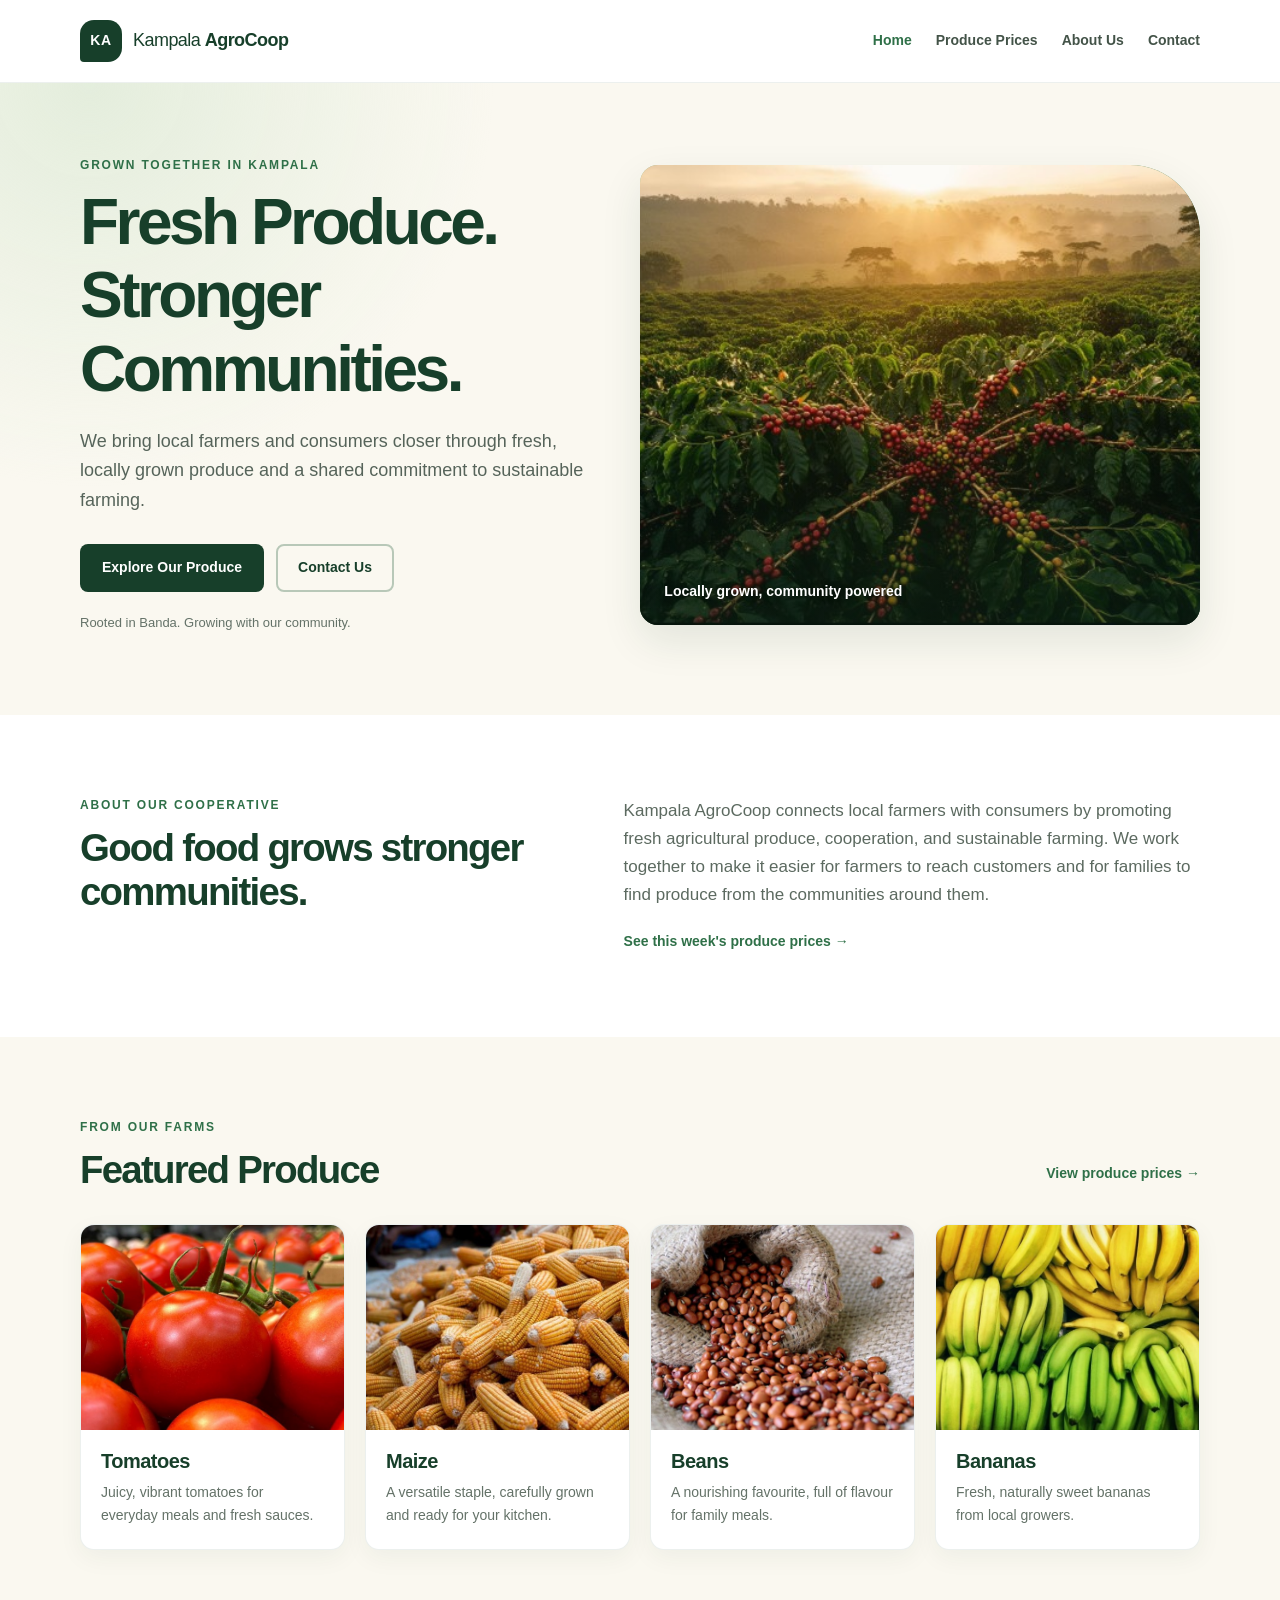
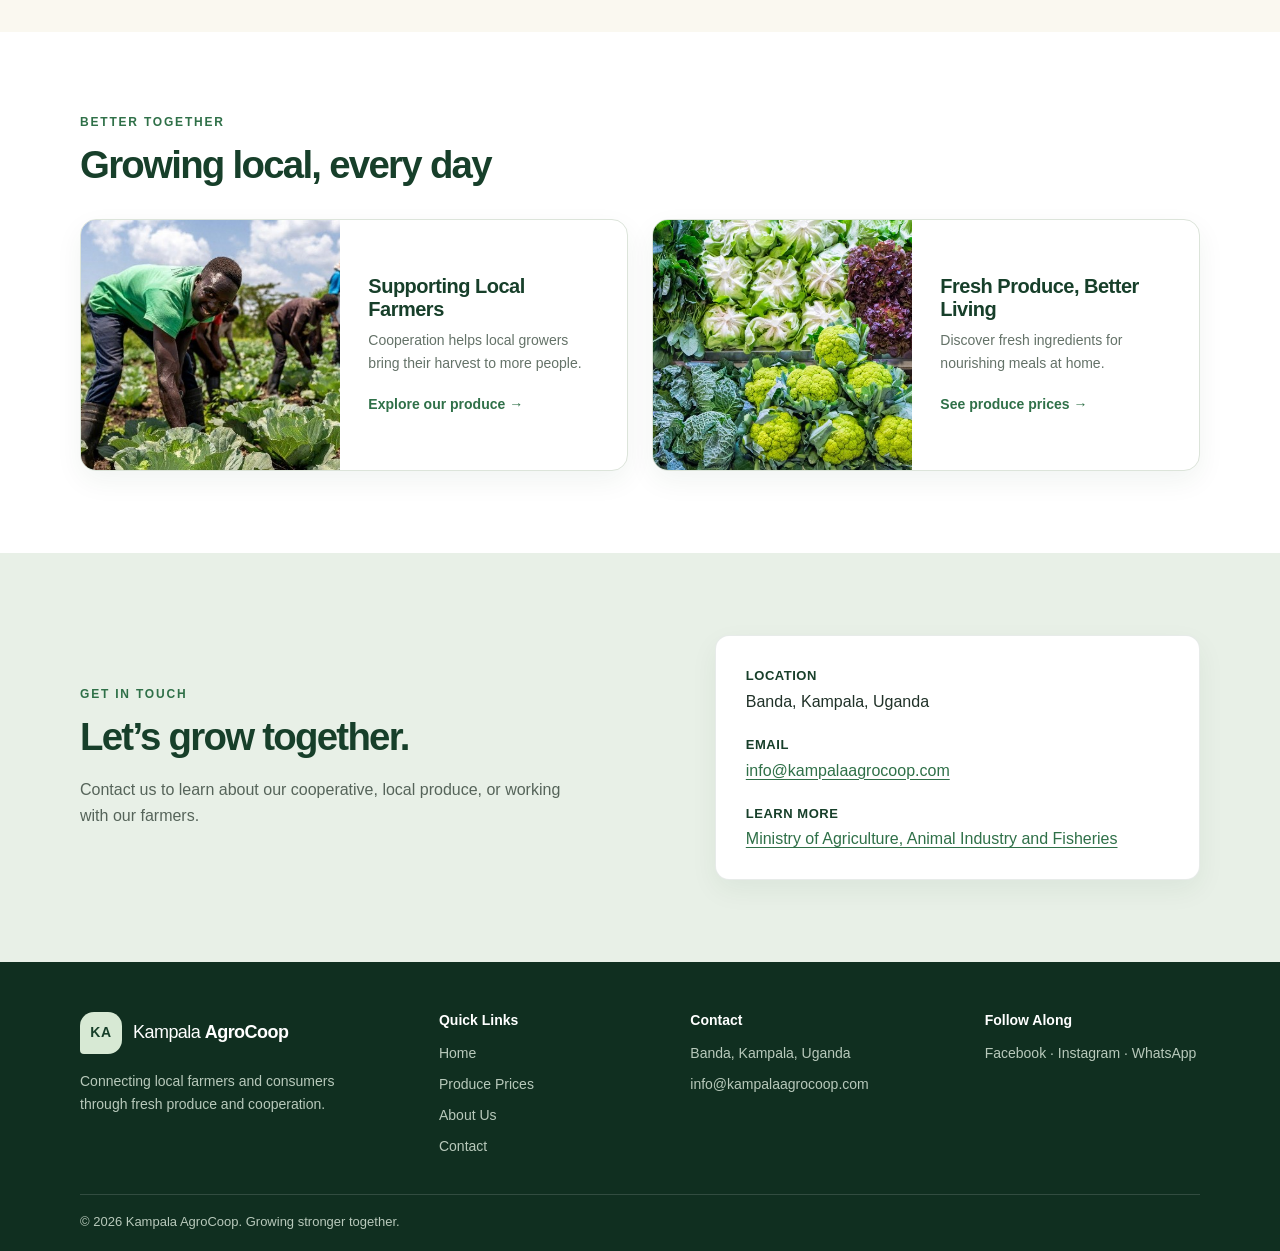
<file: index.html>
<!DOCTYPE html>
<html lang="en">
<head>
    <meta charset="UTF-8">
    <meta name="viewport" content="width=device-width, initial-scale=1.0">
    <meta name="description" content="Kampala AgroCoop connects local farmers with consumers through fresh produce and sustainable farming.">
    <title>Kampala AgroCoop | Fresh Produce, Stronger Communities</title>
    <link rel="stylesheet" href="style.css">
</head>
<body>
    <header class="site-header">
        <div class="container header-inner">
            <a class="brand" href="index.html" aria-label="Kampala AgroCoop home">
                <span class="brand-mark" aria-hidden="true">KA</span>
                <span class="brand-name">Kampala <strong>AgroCoop</strong></span>
            </a>

            <nav class="main-nav" aria-label="Main navigation">
                <a class="nav-link active" href="index.html" aria-current="page">Home</a>
                <a class="nav-link" href="prices.html">Produce Prices</a>
                <a class="nav-link" href="#about">About Us</a>
                <a class="nav-link" href="#contact">Contact</a>
            </nav>
        </div>
    </header>

    <main>
        <section class="hero">
            <div class="container hero-layout">
                <div class="hero-copy">
                    <p class="eyebrow">Grown together in Kampala</p>
                    <h1>Fresh Produce.<br>Stronger Communities.</h1>
                    <p class="hero-text">
                        We bring local farmers and consumers closer through fresh,
                        locally grown produce and a shared commitment to sustainable farming.
                    </p>
                    <div class="button-row">
                        <a class="button button-primary" href="#produce">Explore Our Produce</a>
                        <a class="button button-outline" href="#contact">Contact Us</a>
                    </div>
                    <p class="hero-note">Rooted in Banda. Growing with our community.</p>
                </div>

                <div class="image-frame hero-photo">
                    <img src="images/hero farm.jpeg" alt="Beautiful green farm growing fresh produce">
                    <span class="photo-label">Locally grown, community powered</span>
                </div>
            </div>
        </section>

        <section class="section about-section" id="about">
            <div class="container about-layout">
                <div>
                    <p class="eyebrow">About our cooperative</p>
                    <h2>Good food grows stronger communities.</h2>
                </div>
                <div class="about-copy">
                    <p>
                        Kampala AgroCoop connects local farmers with consumers by promoting
                        fresh agricultural produce, cooperation, and sustainable farming.
                        We work together to make it easier for farmers to reach customers
                        and for families to find produce from the communities around them.
                    </p>
                    <a class="text-link" href="prices.html">See this week's produce prices <span aria-hidden="true">→</span></a>
                </div>
            </div>
        </section>

        <section class="section produce-section" id="produce">
            <div class="container">
                <div class="section-heading">
                    <div>
                        <p class="eyebrow">From our farms</p>
                        <h2>Featured Produce</h2>
                    </div>
                    <a class="text-link" href="prices.html">View produce prices <span aria-hidden="true">→</span></a>
                </div>

                <div class="produce-grid">
                    <article class="produce-card">
                        <div class="image-frame produce-photo">
                            <img src="images/tomatoes.jpeg" alt="Fresh red tomatoes harvested by local farmers">
                        </div>
                        <div class="card-copy">
                            <h3>Tomatoes</h3>
                            <p>Juicy, vibrant tomatoes for everyday meals and fresh sauces.</p>
                        </div>
                    </article>

                    <article class="produce-card">
                        <div class="image-frame produce-photo">
                            <img src="images/maize.jpeg" alt="Maize grown by Kampala AgroCoop farmers">
                        </div>
                        <div class="card-copy">
                            <h3>Maize</h3>
                            <p>A versatile staple, carefully grown and ready for your kitchen.</p>
                        </div>
                    </article>

                    <article class="produce-card">
                        <div class="image-frame produce-photo">
                            <img src="images/beans.jpeg" alt="Locally grown beans ready for market">
                        </div>
                        <div class="card-copy">
                            <h3>Beans</h3>
                            <p>A nourishing favourite, full of flavour for family meals.</p>
                        </div>
                    </article>

                    <article class="produce-card">
                        <div class="image-frame produce-photo">
                            <img src="images/bananas.jpeg" alt="Fresh bananas harvested in Uganda">
                        </div>
                        <div class="card-copy">
                            <h3>Bananas</h3>
                            <p>Fresh, naturally sweet bananas from local growers.</p>
                        </div>
                    </article>
                </div>
            </div>
        </section>

        <section class="section promotions-section">
            <div class="container">
                <div class="section-heading">
                    <div>
                        <p class="eyebrow">Better together</p>
                        <h2>Growing local, every day</h2>
                    </div>
                </div>

                <div class="promotion-grid">
                    <a class="promotion-card" href="prices.html">
                        <div class="image-frame promotion-photo">
                            <img src="images/farmers.jpeg" alt="Farmers working together in a field">
                        </div>
                        <div class="promotion-copy">
                            <h3>Supporting Local Farmers</h3>
                            <p>Cooperation helps local growers bring their harvest to more people.</p>
                            <span class="text-link">Explore our produce <span aria-hidden="true">→</span></span>
                        </div>
                    </a>

                    <a class="promotion-card" href="prices.html">
                        <div class="image-frame promotion-photo">
                            <img src="images/vegetables.jpeg" alt="A colourful selection of fresh vegetables">
                        </div>
                        <div class="promotion-copy">
                            <h3>Fresh Produce, Better Living</h3>
                            <p>Discover fresh ingredients for nourishing meals at home.</p>
                            <span class="text-link">See produce prices <span aria-hidden="true">→</span></span>
                        </div>
                    </a>
                </div>
            </div>
        </section>

        <section class="section contact-section" id="contact">
            <div class="container contact-layout">
                <div>
                    <p class="eyebrow">Get in touch</p>
                    <h2>Let’s grow together.</h2>
                    <p>Contact us to learn about our cooperative, local produce, or working with our farmers.</p>
                </div>

                <address class="contact-card">
                    <p><strong>Location</strong><br>Banda, Kampala, Uganda</p>
                    <p><strong>Email</strong><br><a href="mailto:akatukundaisaac25@gmail.com">info@kampalaagrocoop.com</a></p>
                    <p><strong>Learn more</strong><br><a href="https://www.agriculture.go.ug/">Ministry of Agriculture, Animal Industry and Fisheries</a></p>
                </address>
            </div>
        </section>
    </main>

    <footer class="site-footer">
        <div class="container footer-grid">
            <div class="footer-about">
                <a class="brand footer-brand" href="index.html">
                    <span class="brand-mark" aria-hidden="true">KA</span>
                    <span class="brand-name">Kampala <strong>AgroCoop</strong></span>
                </a>
                <p>Connecting local farmers and consumers through fresh produce and cooperation.</p>
            </div>

            <div>
                <h2 class="footer-heading">Quick Links</h2>
                <ul class="footer-links">
                    <li><a href="index.html">Home</a></li>
                    <li><a href="prices.html">Produce Prices</a></li>
                    <li><a href="index.html#about">About Us</a></li>
                    <li><a href="index.html#contact">Contact</a></li>
                </ul>
            </div>

            <div>
                <h2 class="footer-heading">Contact</h2>
                <ul class="footer-links">
                    <li>Banda, Kampala, Uganda</li>
                    <li><a href="mailto:info@kampalaagrocoop.com">info@kampalaagrocoop.com</a></li>
                </ul>
            </div>

            <div>
                <h2 class="footer-heading">Follow Along</h2>
                <p class="social-placeholders">Facebook · Instagram · WhatsApp</p>
            </div>
        </div>
        <div class="container footer-bottom">
            <p>© 2026 Kampala AgroCoop. Growing stronger together.</p>
        </div>
    </footer>
</body>
</html>
</file>
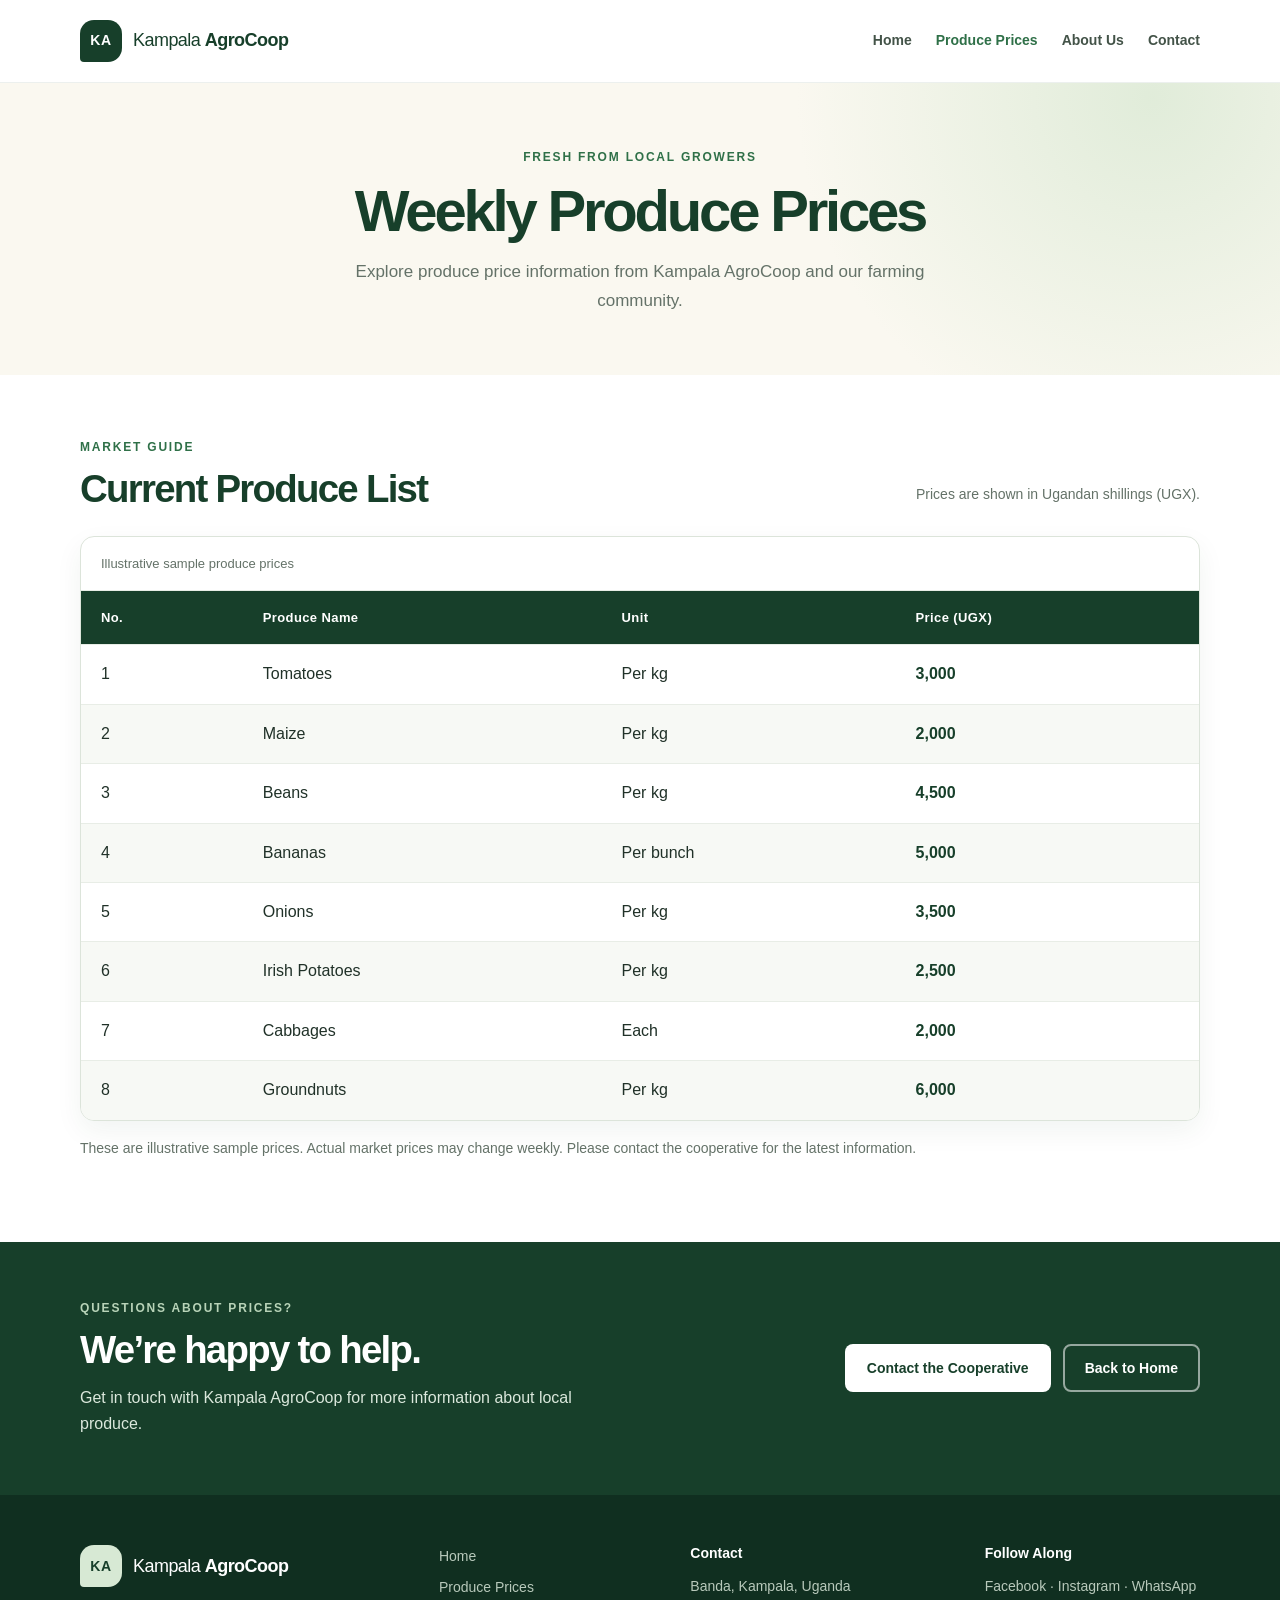
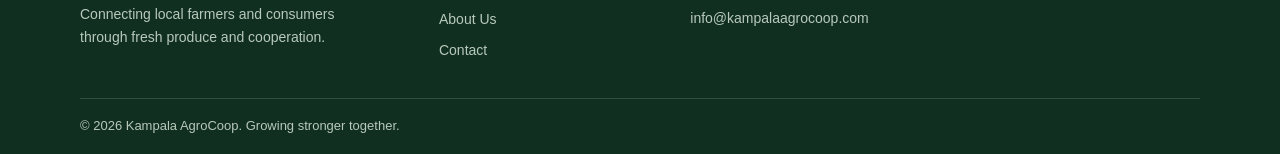
<file: prices.html>
<!DOCTYPE html>
<html lang="en">
<head>
    <meta charset="UTF-8">
    <meta name="viewport" content="width=device-width, initial-scale=1.0">
    <meta name="description" content="View illustrative weekly produce prices from Kampala AgroCoop in Banda, Kampala.">
    <title>Weekly Produce Prices | Kampala AgroCoop</title>
    <link rel="stylesheet" href="style.css">
</head>
<body>
    <header class="site-header">
        <div class="container header-inner">
            <a class="brand" href="index.html" aria-label="Kampala AgroCoop home">
                <span class="brand-mark" aria-hidden="true">KA</span>
                <span class="brand-name">Kampala <strong>AgroCoop</strong></span>
            </a>

            <nav class="main-nav" aria-label="Main navigation">
                <a class="nav-link" href="index.html">Home</a>
                <a class="nav-link active" href="prices.html" aria-current="page">Produce Prices</a>
                <a class="nav-link" href="index.html#about">About Us</a>
                <a class="nav-link" href="index.html#contact">Contact</a>
            </nav>
        </div>
    </header>

    <main>
        <section class="page-banner">
            <div class="container">
                <p class="eyebrow">Fresh from local growers</p>
                <h1>Weekly Produce Prices</h1>
                <p>Explore produce price information from Kampala AgroCoop and our farming community.</p>
            </div>
        </section>

        <section class="section prices-section">
            <div class="container">
                <div class="prices-intro">
                    <div>
                        <p class="eyebrow">Market guide</p>
                        <h2>Current Produce List</h2>
                    </div>
                    <p>Prices are shown in Ugandan shillings (UGX).</p>
                </div>

                <div class="table-scroll">
                    <table class="prices-table">
                        <caption>Illustrative sample produce prices</caption>
                        <thead>
                            <tr>
                                <th scope="col">No.</th>
                                <th scope="col">Produce Name</th>
                                <th scope="col">Unit</th>
                                <th scope="col">Price (UGX)</th>
                            </tr>
                        </thead>
                        <tbody>
                            <tr>
                                <td data-label="No.">1</td>
                                <td data-label="Produce Name">Tomatoes</td>
                                <td data-label="Unit">Per kg</td>
                                <td data-label="Price (UGX)">3,000</td>
                            </tr>
                            <tr>
                                <td data-label="No.">2</td>
                                <td data-label="Produce Name">Maize</td>
                                <td data-label="Unit">Per kg</td>
                                <td data-label="Price (UGX)">2,000</td>
                            </tr>
                            <tr>
                                <td data-label="No.">3</td>
                                <td data-label="Produce Name">Beans</td>
                                <td data-label="Unit">Per kg</td>
                                <td data-label="Price (UGX)">4,500</td>
                            </tr>
                            <tr>
                                <td data-label="No.">4</td>
                                <td data-label="Produce Name">Bananas</td>
                                <td data-label="Unit">Per bunch</td>
                                <td data-label="Price (UGX)">5,000</td>
                            </tr>
                            <tr>
                                <td data-label="No.">5</td>
                                <td data-label="Produce Name">Onions</td>
                                <td data-label="Unit">Per kg</td>
                                <td data-label="Price (UGX)">3,500</td>
                            </tr>
                            <tr>
                                <td data-label="No.">6</td>
                                <td data-label="Produce Name">Irish Potatoes</td>
                                <td data-label="Unit">Per kg</td>
                                <td data-label="Price (UGX)">2,500</td>
                            </tr>
                            <tr>
                                <td data-label="No.">7</td>
                                <td data-label="Produce Name">Cabbages</td>
                                <td data-label="Unit">Each</td>
                                <td data-label="Price (UGX)">2,000</td>
                            </tr>
                            <tr>
                                <td data-label="No.">8</td>
                                <td data-label="Produce Name">Groundnuts</td>
                                <td data-label="Unit">Per kg</td>
                                <td data-label="Price (UGX)">6,000</td>
                            </tr>
                        </tbody>
                    </table>
                </div>

                <p class="price-note">
                    These are illustrative sample prices. Actual market prices may change weekly.
                    Please contact the cooperative for the latest information.
                </p>
            </div>
        </section>

        <section class="section price-cta">
            <div class="container price-cta-inner">
                <div>
                    <p class="eyebrow">Questions about prices?</p>
                    <h2>We’re happy to help.</h2>
                    <p>Get in touch with Kampala AgroCoop for more information about local produce.</p>
                </div>
                <div class="button-row">
                    <a class="button button-light" href="mailto:info@kampalaagrocoop.com">Contact the Cooperative</a>
                    <a class="button button-outline-light" href="index.html">Back to Home</a>
                </div>
            </div>
        </section>
    </main>

    <footer class="site-footer">
        <div class="container footer-grid">
            <div class="footer-about">
                <a class="brand footer-brand" href="index.html">
                    <span class="brand-mark" aria-hidden="true">KA</span>
                    <span class="brand-name">Kampala <strong>AgroCoop</strong></span>
                </a>
                <p>Connecting local farmers and consumers through fresh produce and cooperation.</p>
            </div>

            <div>
              <ul class="footer-links">
                <li><a href="index.html">Home</a></li>
                    <li><a href="prices.html">Produce Prices</a></li>
                    <li><a href="index.html#about">About Us</a></li>
                    <li><a href="index.html#contact">Contact</a></li>
                </ul>
            </div>

            <div>
                <h2 class="footer-heading">Contact</h2>
                <ul class="footer-links">
                    <li>Banda, Kampala, Uganda</li>
                    <li><a href="mailto:info@kampalaagrocoop.com">info@kampalaagrocoop.com</a></li>
                </ul>
            </div>

            <div>
                <h2 class="footer-heading">Follow Along</h2>
                <p class="social-placeholders">Facebook · Instagram · WhatsApp</p>
            </div>
        </div>
        <div class="container footer-bottom">
            <p>© 2026 Kampala AgroCoop. Growing stronger together.</p>
        </div>
    </footer>
</body>
</html>
</file>
<file: style.css>
:root {
    --green-dark: #173f2a;
    --green: #2f7048;
    --green-light: #e8f0e7;
    --cream: #faf8f0;
    --white: #ffffff;
    --ink: #203128;
    --muted: #647268;
    --border: #dce4da;
    --shadow: 0 16px 40px rgba(23, 63, 42, 0.10);
}

* {
    box-sizing: border-box;
}

html {
    scroll-behavior: smooth;
}

body {
    margin: 0;
    color: var(--ink);
    background: var(--white);
    font-family: Arial, Helvetica, sans-serif;
    font-size: 16px;
    line-height: 1.65;
}

img {
    display: block;
    max-width: 100%;
}

a {
    color: inherit;
}

a:focus-visible {
    outline: 3px solid #d58b26;
    outline-offset: 4px;
}

.container {
    width: min(1120px, calc(100% - 40px));
    margin: 0 auto;
}

.site-header {
    position: relative;
    z-index: 2;
    background: var(--white);
    border-bottom: 1px solid rgba(23, 63, 42, 0.08);
}

.header-inner {
    min-height: 82px;
    display: flex;
    align-items: center;
    justify-content: space-between;
    gap: 24px;
}

.brand {
    display: inline-flex;
    align-items: center;
    gap: 11px;
    color: var(--green-dark);
    text-decoration: none;
    white-space: nowrap;
}

.brand-mark {
    width: 42px;
    height: 42px;
    display: grid;
    place-items: center;
    border-radius: 14px 14px 14px 4px;
    background: var(--green-dark);
    color: var(--white);
    font-size: 14px;
    font-weight: 800;
    letter-spacing: 0.04em;
}

.brand-name {
    font-size: 18px;
    letter-spacing: -0.03em;
}

.brand-name strong {
    font-weight: 800;
}

.main-nav {
    display: flex;
    align-items: center;
    justify-content: flex-end;
    flex-wrap: wrap;
    gap: 8px 24px;
}

.nav-link {
    padding: 8px 0;
    color: #435348;
    font-size: 14px;
    font-weight: 700;
    text-decoration: none;
    transition: color 160ms ease;
}

.nav-link:hover,
.nav-link.active {
    color: var(--green);
}

.hero {
    overflow: hidden;
    padding: 64px 0 72px;
    background:
        radial-gradient(circle at 7% 0%, rgba(216, 232, 210, 0.65), transparent 30%),
        var(--cream);
}

.hero-layout {
    display: grid;
    grid-template-columns: 0.95fr 1.05fr;
    align-items: center;
    gap: 54px;
}

.hero-copy {
    padding: 10px 0;
}

.eyebrow {
    margin: 0 0 12px;
    color: var(--green);
    font-size: 12px;
    font-weight: 800;
    letter-spacing: 0.15em;
    line-height: 1.4;
    text-transform: uppercase;
}

h1,
h2,
h3,
p {
    margin-top: 0;
}

h1,
h2,
h3 {
    color: var(--green-dark);
    line-height: 1.15;
}

h1 {
    max-width: 620px;
    margin-bottom: 20px;
    font-size: clamp(42px, 5vw, 64px);
    letter-spacing: -0.055em;
}

.hero-text {
    max-width: 510px;
    margin-bottom: 28px;
    color: #56645a;
    font-size: 18px;
}

.button-row {
    display: flex;
    flex-wrap: wrap;
    align-items: center;
    gap: 12px;
}

.button {
    min-height: 48px;
    display: inline-flex;
    align-items: center;
    justify-content: center;
    padding: 12px 20px;
    border: 2px solid transparent;
    border-radius: 8px;
    font-size: 14px;
    font-weight: 800;
    line-height: 1.2;
    text-align: center;
    text-decoration: none;
    transition: background-color 160ms ease, color 160ms ease, transform 160ms ease;
}

.button:hover {
    transform: translateY(-2px);
}

.button-primary {
    background: var(--green-dark);
    color: var(--white);
}

.button-primary:hover {
    background: var(--green);
}

.button-outline {
    border-color: #b8c8b8;
    color: var(--green-dark);
}

.button-outline:hover {
    border-color: var(--green);
    background: var(--white);
}

.hero-note {
    margin: 20px 0 0;
    color: var(--muted);
    font-size: 13px;
}

.image-frame {
    position: relative;
    overflow: hidden;
    background-color: #d7e5d3;
    background-image:
        radial-gradient(ellipse at 25% 25%, rgba(255, 255, 255, 0.42), transparent 36%),
        linear-gradient(140deg, #9bbd8c, #477b52 55%, #244b35);
}

.image-frame img {
    width: 100%;
    height: 100%;
    object-fit: cover;
}

.hero-photo {
    height: 460px;
    border-radius: 18px 70px 18px 18px;
    box-shadow: var(--shadow);
}

.hero-photo::after {
    position: absolute;
    inset: 45% 0 0;
    background: linear-gradient(transparent, rgba(14, 42, 26, 0.48));
    content: "";
    pointer-events: none;
}

.photo-label {
    position: absolute;
    z-index: 1;
    right: 24px;
    bottom: 22px;
    left: 24px;
    color: var(--white);
    font-size: 14px;
    font-weight: 700;
    text-shadow: 0 1px 8px rgba(0, 0, 0, 0.35);
}

.section {
    padding: 82px 0;
}

.about-section {
    background: var(--white);
}

.about-layout {
    display: grid;
    grid-template-columns: 0.9fr 1.1fr;
    gap: 72px;
    align-items: start;
}

.about-layout h2,
.section-heading h2,
.contact-layout h2,
.price-cta h2,
.prices-intro h2 {
    margin-bottom: 0;
    font-size: clamp(30px, 3vw, 42px);
    letter-spacing: -0.045em;
}

.about-copy {
    max-width: 580px;
    color: #5c6a60;
    font-size: 17px;
}

.about-copy p {
    margin-bottom: 18px;
}

.text-link {
    color: var(--green);
    font-size: 14px;
    font-weight: 800;
    text-decoration: none;
}

.text-link:hover {
    color: var(--green-dark);
    text-decoration: underline;
    text-underline-offset: 4px;
}

.produce-section {
    background: var(--cream);
}

.section-heading {
    display: flex;
    align-items: end;
    justify-content: space-between;
    gap: 24px;
    margin-bottom: 32px;
}

.section-heading .text-link {
    margin-bottom: 7px;
}

.produce-grid {
    display: grid;
    grid-template-columns: repeat(4, minmax(0, 1fr));
    gap: 20px;
}

.produce-card {
    overflow: hidden;
    border: 1px solid rgba(23, 63, 42, 0.08);
    border-radius: 14px;
    background: var(--white);
    box-shadow: 0 8px 24px rgba(23, 63, 42, 0.05);
}

.produce-photo {
    height: 205px;
}

.card-copy {
    padding: 20px 20px 22px;
}

.card-copy h3,
.promotion-copy h3 {
    margin-bottom: 8px;
    font-size: 20px;
    letter-spacing: -0.025em;
}

.card-copy p,
.promotion-copy p {
    margin-bottom: 0;
    color: var(--muted);
    font-size: 14px;
}

.promotions-section {
    background: var(--white);
}

.promotion-grid {
    display: grid;
    grid-template-columns: repeat(2, minmax(0, 1fr));
    gap: 24px;
}

.promotion-card {
    display: grid;
    grid-template-columns: 0.95fr 1.05fr;
    overflow: hidden;
    border: 1px solid var(--border);
    border-radius: 16px;
    background: var(--white);
    box-shadow: 0 10px 28px rgba(23, 63, 42, 0.06);
    text-decoration: none;
    transition: transform 160ms ease, box-shadow 160ms ease;
}

.promotion-card:hover {
    transform: translateY(-3px);
    box-shadow: var(--shadow);
}

.promotion-photo {
    min-height: 250px;
}

.promotion-copy {
    display: flex;
    flex-direction: column;
    align-items: flex-start;
    justify-content: center;
    padding: 28px;
}

.promotion-copy .text-link {
    margin-top: 18px;
}

.contact-section {
    background: var(--green-light);
}

.contact-layout {
    display: grid;
    grid-template-columns: 1fr 0.85fr;
    align-items: center;
    gap: 64px;
}

.contact-layout > div > p:last-child {
    max-width: 500px;
    margin: 18px 0 0;
    color: #56645a;
}

.contact-card {
    padding: 26px 30px;
    border: 1px solid rgba(23, 63, 42, 0.1);
    border-radius: 14px;
    background: var(--white);
    box-shadow: 0 10px 28px rgba(23, 63, 42, 0.06);
    font-style: normal;
}

.contact-card p {
    margin-bottom: 16px;
}

.contact-card p:last-child {
    margin-bottom: 0;
}

.contact-card strong {
    color: var(--green-dark);
    font-size: 13px;
    letter-spacing: 0.04em;
    text-transform: uppercase;
}

.contact-card a {
    color: var(--green);
    text-decoration-thickness: 1px;
    text-underline-offset: 3px;
}

.page-banner {
    padding: 66px 0 60px;
    background:
        radial-gradient(circle at 90% 5%, rgba(216, 232, 210, 0.75), transparent 30%),
        var(--cream);
    text-align: center;
}

.page-banner h1 {
    margin: 0 auto 14px;
    font-size: clamp(40px, 5vw, 58px);
}

.page-banner p:last-child {
    max-width: 650px;
    margin: 0 auto;
    color: var(--muted);
    font-size: 17px;
}

.prices-section {
    padding-top: 64px;
}

.prices-intro {
    display: flex;
    align-items: end;
    justify-content: space-between;
    gap: 24px;
    margin-bottom: 24px;
}

.prices-intro > p {
    margin-bottom: 5px;
    color: var(--muted);
    font-size: 14px;
}

.table-scroll {
    overflow-x: auto;
    border: 1px solid var(--border);
    border-radius: 14px;
    background: var(--white);
    box-shadow: 0 10px 28px rgba(23, 63, 42, 0.06);
}

.prices-table {
    width: 100%;
    border-collapse: collapse;
    text-align: left;
}

.prices-table caption {
    padding: 16px 20px;
    color: var(--muted);
    font-size: 13px;
    text-align: left;
}

.prices-table th,
.prices-table td {
    padding: 16px 20px;
    border-top: 1px solid #e8ede6;
}

.prices-table th {
    background: var(--green-dark);
    color: var(--white);
    font-size: 13px;
    letter-spacing: 0.03em;
}

.prices-table tbody tr:nth-child(even) {
    background: #f7f9f5;
}

.prices-table tbody tr:hover {
    background: var(--green-light);
}

.prices-table td:last-child {
    color: var(--green-dark);
    font-weight: 800;
}

.price-note {
    margin: 16px 0 0;
    color: var(--muted);
    font-size: 14px;
}

.price-cta {
    padding: 58px 0;
    background: var(--green-dark);
}

.price-cta-inner {
    display: flex;
    align-items: center;
    justify-content: space-between;
    gap: 32px;
}

.price-cta .eyebrow {
    color: #b8d3b8;
}

.price-cta h2 {
    margin-bottom: 12px;
    color: var(--white);
}

.price-cta p:last-child {
    max-width: 540px;
    margin-bottom: 0;
    color: #dbe8dc;
}

.button-light {
    background: var(--white);
    color: var(--green-dark);
}

.button-light:hover {
    background: var(--green-light);
}

.button-outline-light {
    border-color: rgba(255, 255, 255, 0.55);
    color: var(--white);
}

.button-outline-light:hover {
    background: rgba(255, 255, 255, 0.1);
}

.site-footer {
    padding: 50px 0 18px;
    background: #102f20;
    color: #d6e1d7;
}

.footer-grid {
    display: grid;
    grid-template-columns: 1.5fr 1fr 1.2fr 1fr;
    gap: 36px;
    padding-bottom: 36px;
}

.footer-brand {
    margin-bottom: 16px;
    color: var(--white);
}

.footer-brand .brand-mark {
    background: #d7e9d4;
    color: var(--green-dark);
}

.footer-about p,
.social-placeholders {
    max-width: 300px;
    margin-bottom: 0;
    color: #b8c9bb;
    font-size: 14px;
}

.footer-heading {
    margin: 0 0 14px;
    color: var(--white);
    font-size: 14px;
}

.footer-links {
    display: grid;
    gap: 8px;
    margin: 0;
    padding: 0;
    color: #b8c9bb;
    font-size: 14px;
    list-style: none;
}

.footer-links a {
    text-decoration: none;
}

.footer-links a:hover {
    color: var(--white);
    text-decoration: underline;
    text-underline-offset: 3px;
}

.footer-bottom {
    padding-top: 16px;
    border-top: 1px solid rgba(255, 255, 255, 0.14);
}

.footer-bottom p {
    margin: 0;
    color: #b8c9bb;
    font-size: 13px;
}

@media (max-width: 900px) {
    .hero-layout {
        grid-template-columns: 1fr 1fr;
        gap: 32px;
    }

    .hero-photo {
        height: 400px;
    }

    .produce-grid {
        grid-template-columns: repeat(2, minmax(0, 1fr));
    }

    .promotion-card {
        grid-template-columns: 1fr;
    }

    .promotion-photo {
        min-height: 220px;
    }

    .footer-grid {
        grid-template-columns: repeat(2, minmax(0, 1fr));
    }
}

@media (max-width: 640px) {
    .container {
        width: min(100% - 32px, 520px);
    }

    .header-inner {
        align-items: flex-start;
        flex-direction: column;
        gap: 8px;
        padding-top: 16px;
        padding-bottom: 12px;
    }

    .main-nav {
        justify-content: flex-start;
        gap: 4px 18px;
    }

    .nav-link {
        padding: 6px 0;
        font-size: 13px;
    }

    .hero {
        padding: 44px 0 50px;
    }

    .hero-layout,
    .about-layout,
    .contact-layout {
        grid-template-columns: 1fr;
        gap: 30px;
    }

    .hero-photo {
        height: 310px;
        border-top-right-radius: 48px;
    }

    .hero-text {
        font-size: 16px;
    }

    .section {
        padding: 60px 0;
    }

    .section-heading,
    .prices-intro {
        align-items: flex-start;
        flex-direction: column;
        gap: 14px;
    }

    .produce-grid {
        gap: 14px;
    }

    .produce-photo {
        height: 155px;
    }

    .card-copy {
        padding: 16px;
    }

    .card-copy h3 {
        font-size: 18px;
    }

    .card-copy p {
        font-size: 13px;
    }

    .promotion-grid {
        grid-template-columns: 1fr;
    }

    .promotion-card {
        grid-template-columns: 0.9fr 1.1fr;
    }

    .promotion-photo {
        min-height: 220px;
    }

    .promotion-copy {
        padding: 20px;
    }

    .page-banner {
        padding: 48px 0;
    }

    .prices-section {
        padding-top: 48px;
    }

    .prices-table {
        min-width: 600px;
    }

    .price-cta-inner {
        align-items: flex-start;
        flex-direction: column;
    }

    .footer-grid {
        grid-template-columns: 1fr 1fr;
        gap: 28px 20px;
    }
}

@media (max-width: 420px) {
    .brand-name {
        font-size: 16px;
    }

    .brand-mark {
        width: 38px;
        height: 38px;
    }

    .produce-grid {
        grid-template-columns: 1fr;
    }

    .produce-photo {
        height: 210px;
    }

    .promotion-card {
        grid-template-columns: 1fr;
    }

    .promotion-photo {
        min-height: 210px;
    }

    .footer-grid {
        grid-template-columns: 1fr;
    }

    .button-row .button {
        width: 100%;
    }
}

@media (prefers-reduced-motion: reduce) {
    html {
        scroll-behavior: auto;
    }

    *,
    *::before,
    *::after {
        transition-duration: 0.01ms !important;
    }
}
</file>
